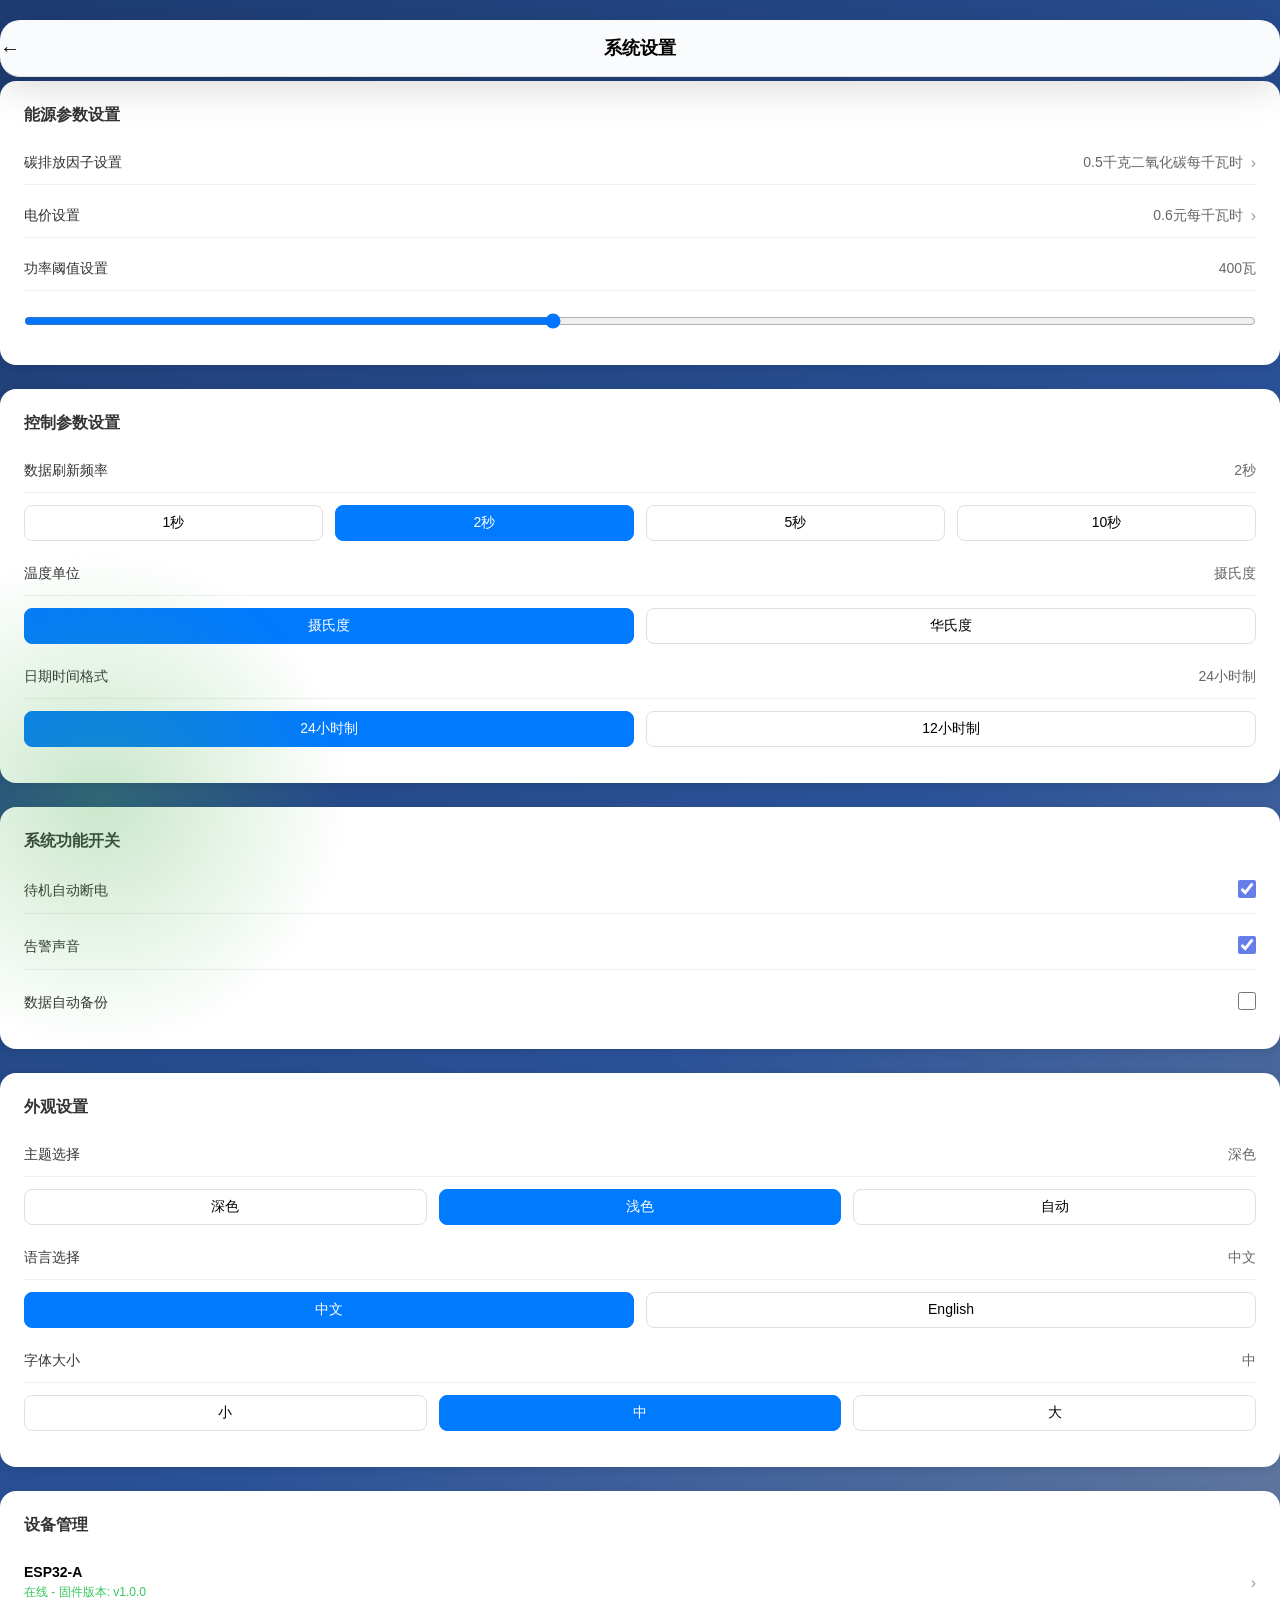
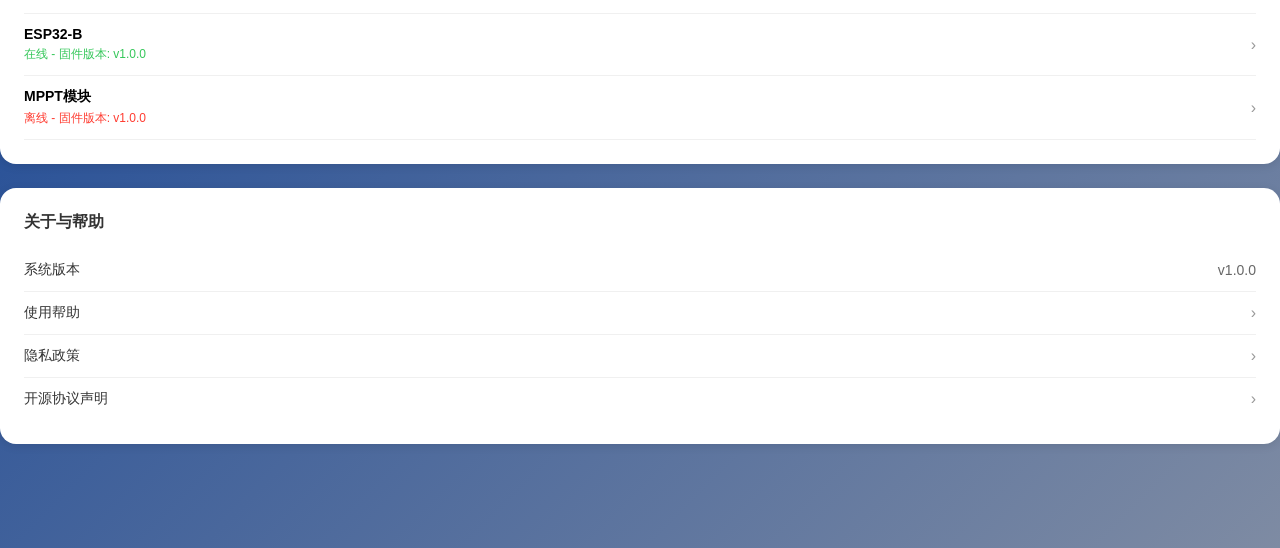
<file: bemfa-smart-home/settings.html>
<!DOCTYPE html>
<html lang="zh-CN">
<head>
    <meta charset="UTF-8">
    <meta name="viewport" content="width=device-width, initial-scale=1.0">
    <title>系统设置 - 智能能源管理系统</title>
    <link rel="stylesheet" href="style.css">
    <style>
        /* 设置页面特有样式 */
        .settings-page {
            padding-bottom: 80px;
        }
        
        .top-nav {
            display: flex;
            align-items: center;
            justify-content: space-between;
            padding: 16px 0;
            border-bottom: 1px solid #e0e0e0;
            margin-bottom: 24px;
        }
        
        .back-btn {
            font-size: 20px;
            cursor: pointer;
        }
        
        .page-title {
            font-size: 18px;
            font-weight: 600;
        }
        
        .settings-group {
            background-color: #fff;
            border-radius: 16px;
            padding: 24px;
            margin-bottom: 24px;
            box-shadow: 0 2px 10px rgba(0, 0, 0, 0.1);
        }
        
        .settings-group h3 {
            font-size: 16px;
            font-weight: 600;
            margin-bottom: 16px;
            color: #333;
        }
        
        .setting-item {
            display: flex;
            justify-content: space-between;
            align-items: center;
            padding: 12px 0;
            border-bottom: 1px solid #f0f0f0;
        }
        
        .setting-item:last-child {
            border-bottom: none;
        }
        
        .setting-label {
            font-size: 14px;
            color: #333;
        }
        
        .setting-value {
            font-size: 14px;
            color: #666;
        }
        
        .setting-arrow {
            font-size: 16px;
            color: #999;
            cursor: pointer;
        }
        
        .setting-slider {
            width: 100%;
            margin: 12px 0;
        }
        
        .setting-radio-group {
            display: flex;
            gap: 12px;
            margin: 12px 0;
        }
        
        .setting-radio {
            flex: 1;
            padding: 8px;
            border: 1px solid #e0e0e0;
            border-radius: 8px;
            text-align: center;
            font-size: 14px;
            cursor: pointer;
        }
        
        .setting-radio.active {
            background-color: #007aff;
            color: white;
            border-color: #007aff;
        }
        
        .device-item {
            display: flex;
            justify-content: space-between;
            align-items: center;
            padding: 12px 0;
            border-bottom: 1px solid #f0f0f0;
        }
        
        .device-info {
            flex: 1;
        }
        
        .device-name {
            font-size: 14px;
            font-weight: 600;
            margin-bottom: 4px;
        }
        
        .device-status {
            font-size: 12px;
            color: #666;
        }
        
        .device-status.online {
            color: #34c759;
        }
        
        .device-status.offline {
            color: #ff3b30;
        }
        
        .about-item {
            display: flex;
            justify-content: space-between;
            align-items: center;
            padding: 12px 0;
            border-bottom: 1px solid #f0f0f0;
        }
        
        .about-item:last-child {
            border-bottom: none;
        }
    </style>
</head>
<body>
    <div id="app" class="settings-page">
        <!-- 顶部导航栏 -->
        <div class="top-nav">
            <div class="back-btn" onclick="window.location.href='index.html'">←</div>
            <div class="page-title">系统设置</div>
            <div style="width: 20px;"></div>
        </div>

        <!-- 能源参数设置 -->
        <div class="settings-group">
            <h3>能源参数设置</h3>
            <div class="setting-item">
                <span class="setting-label">碳排放因子设置</span>
                <div style="display: flex; align-items: center; gap: 8px;">
                    <span class="setting-value">0.5千克二氧化碳每千瓦时</span>
                    <span class="setting-arrow">›</span>
                </div>
            </div>
            <div class="setting-item">
                <span class="setting-label">电价设置</span>
                <div style="display: flex; align-items: center; gap: 8px;">
                    <span class="setting-value">0.6元每千瓦时</span>
                    <span class="setting-arrow">›</span>
                </div>
            </div>
            <div class="setting-item">
                <span class="setting-label">功率阈值设置</span>
                <span class="setting-value">400瓦</span>
            </div>
            <input type="range" class="setting-slider" min="100" max="800" step="50" value="400">
        </div>

        <!-- 控制参数设置 -->
        <div class="settings-group">
            <h3>控制参数设置</h3>
            <div class="setting-item">
                <span class="setting-label">数据刷新频率</span>
                <span class="setting-value">2秒</span>
            </div>
            <div class="setting-radio-group">
                <div class="setting-radio">1秒</div>
                <div class="setting-radio active">2秒</div>
                <div class="setting-radio">5秒</div>
                <div class="setting-radio">10秒</div>
            </div>
            <div class="setting-item">
                <span class="setting-label">温度单位</span>
                <span class="setting-value">摄氏度</span>
            </div>
            <div class="setting-radio-group">
                <div class="setting-radio active">摄氏度</div>
                <div class="setting-radio">华氏度</div>
            </div>
            <div class="setting-item">
                <span class="setting-label">日期时间格式</span>
                <span class="setting-value">24小时制</span>
            </div>
            <div class="setting-radio-group">
                <div class="setting-radio active">24小时制</div>
                <div class="setting-radio">12小时制</div>
            </div>
        </div>

        <!-- 系统功能开关 -->
        <div class="settings-group">
            <h3>系统功能开关</h3>
            <div class="setting-item">
                <span class="setting-label">待机自动断电</span>
                <label class="switch">
                    <input type="checkbox" checked>
                    <span class="slider"></span>
                </label>
            </div>
            <div class="setting-item">
                <span class="setting-label">告警声音</span>
                <label class="switch">
                    <input type="checkbox" checked>
                    <span class="slider"></span>
                </label>
            </div>
            <div class="setting-item">
                <span class="setting-label">数据自动备份</span>
                <label class="switch">
                    <input type="checkbox">
                    <span class="slider"></span>
                </label>
            </div>
        </div>

        <!-- 外观设置 -->
        <div class="settings-group">
            <h3>外观设置</h3>
            <div class="setting-item">
                <span class="setting-label">主题选择</span>
                <span class="setting-value">深色</span>
            </div>
            <div class="setting-radio-group">
                <div class="setting-radio">深色</div>
                <div class="setting-radio active">浅色</div>
                <div class="setting-radio">自动</div>
            </div>
            <div class="setting-item">
                <span class="setting-label">语言选择</span>
                <span class="setting-value">中文</span>
            </div>
            <div class="setting-radio-group">
                <div class="setting-radio active">中文</div>
                <div class="setting-radio">English</div>
            </div>
            <div class="setting-item">
                <span class="setting-label">字体大小</span>
                <span class="setting-value">中</span>
            </div>
            <div class="setting-radio-group">
                <div class="setting-radio">小</div>
                <div class="setting-radio active">中</div>
                <div class="setting-radio">大</div>
            </div>
        </div>

        <!-- 设备管理 -->
        <div class="settings-group">
            <h3>设备管理</h3>
            <div class="device-item">
                <div class="device-info">
                    <div class="device-name">ESP32-A</div>
                    <div class="device-status online">在线 - 固件版本: v1.0.0</div>
                </div>
                <span class="setting-arrow">›</span>
            </div>
            <div class="device-item">
                <div class="device-info">
                    <div class="device-name">ESP32-B</div>
                    <div class="device-status online">在线 - 固件版本: v1.0.0</div>
                </div>
                <span class="setting-arrow">›</span>
            </div>
            <div class="device-item">
                <div class="device-info">
                    <div class="device-name">MPPT模块</div>
                    <div class="device-status offline">离线 - 固件版本: v1.0.0</div>
                </div>
                <span class="setting-arrow">›</span>
            </div>
        </div>

        <!-- 关于与帮助 -->
        <div class="settings-group">
            <h3>关于与帮助</h3>
            <div class="about-item">
                <span class="setting-label">系统版本</span>
                <span class="setting-value">v1.0.0</span>
            </div>
            <div class="about-item">
                <span class="setting-label">使用帮助</span>
                <span class="setting-arrow">›</span>
            </div>
            <div class="about-item">
                <span class="setting-label">隐私政策</span>
                <span class="setting-arrow">›</span>
            </div>
            <div class="about-item">
                <span class="setting-label">开源协议声明</span>
                <span class="setting-arrow">›</span>
            </div>
        </div>
    </div>
    
    <script>
        // 单选按钮组功能
        const radioGroups = document.querySelectorAll('.setting-radio-group');
        radioGroups.forEach(group => {
            const radios = group.querySelectorAll('.setting-radio');
            radios.forEach(radio => {
                radio.addEventListener('click', () => {
                    radios.forEach(r => r.classList.remove('active'));
                    radio.classList.add('active');
                });
            });
        });

        // 滑块功能
        const sliders = document.querySelectorAll('.setting-slider');
        sliders.forEach(slider => {
            slider.addEventListener('input', function() {
                const value = this.value;
                const settingItem = this.previousElementSibling;
                const valueElement = settingItem.querySelector('.setting-value');
                if (valueElement) {
                    valueElement.textContent = `${value}瓦`;
                }
            });
        });
    </script>
</body>
</html>
</file>
<file: bemfa-smart-home/style.css>
* {
            margin: 0;
            padding: 0;
            box-sizing: border-box;
        }

        body {
            font-family: 'Microsoft YaHei', 'Segoe UI', sans-serif;
            background: linear-gradient(135deg, #1e3c72 0%, #2a5298 50%, #7e8ba3 100%);
            min-height: 100vh;
            position: relative;
            overflow-x: hidden;
        }

        /* 太阳能背景动画 */
        body::before {
    content: '';
    position: fixed;
    top: 0;
    left: 0;
    width: 100%;
    height: 100%;
    /* 👇 把下面这行的图片链接换成你自己的背景图 */
    background-image: url('https://images.unsplash.com/photo-1508514177221-188b1cf16e9d?q=80&w=2000&auto=format&fit=crop');
    background-size: cover;
    background-position: center;
    opacity: 0.08;  /* 透明度，数字越小越淡 */
    z-index: 0;
    pointer-events: none;  /* 让点击可以穿透背景 */
}

        body::after {
            content: '';
            position: fixed;
            bottom: -150px;
            left: -150px;
            width: 500px;
            height: 500px;
            background: radial-gradient(circle, rgba(76,175,80,0.3) 0%, transparent 70%);
            border-radius: 50%;
            animation: sunPulse 15s ease-in-out infinite;
            z-index: 0;
        }

        @keyframes sunRotate {
            from { transform: rotate(0deg); }
            to { transform: rotate(360deg); }
        }

        @keyframes sunPulse {
            0%, 100% { transform: scale(1); opacity: 0.3; }
            50% { transform: scale(1.3); opacity: 0.6; }
        }

        /* 微电网线条装饰 */
        .grid-lines {
            position: fixed;
            top: 0;
            left: 0;
            width: 100%;
            height: 100%;
            background-image: 
                linear-gradient(rgba(255,255,255,0.03) 1px, transparent 1px),
                linear-gradient(90deg, rgba(255,255,255,0.03) 1px, transparent 1px);
            background-size: 50px 50px;
            z-index: 0;
            pointer-events: none;
        }

        .container {
            max-width: 1600px;
            margin: 0 auto;
            padding: 20px;
            position: relative;
            z-index: 1;
        }

        /* ========== 顶部导航栏 ========== */
        .top-nav {
            background: rgba(255, 255, 255, 0.98);
            backdrop-filter: blur(15px);
            padding: 15px 30px;
            border-radius: 20px;
            box-shadow: 0 10px 40px rgba(0,0,0,0.15);
            margin-bottom: 30px;
            position: sticky;
            top: 20px;
            z-index: 1000;
            display: flex;
            justify-content: space-between;
            align-items: center;
        }

        .logo-section {
            display: flex;
            align-items: center;
            gap: 15px;
        }

        .logo {
            font-size: 38px;
        }

        .logo-text h1 {
            font-size: 24px;
            background: linear-gradient(135deg, #667eea 0%, #764ba2 100%);
            -webkit-background-clip: text;
            -webkit-text-fill-color: transparent;
            margin-bottom: 3px;
        }

        .logo-text p {
            font-size: 12px;
            color: #7f8c8d;
            letter-spacing: 1px;
        }

        /* 目录导航 */
        .nav-menu {
            display: flex;
            gap: 10px;
            flex-wrap: wrap;
        }

        .nav-item {
            padding: 10px 20px;
            background: white;
            border: 2px solid #ecf0f1;
            border-radius: 25px;
            cursor: pointer;
            transition: all 0.3s ease;
            font-size: 14px;
            font-weight: 500;
            color: #2c3e50;
            text-decoration: none;
            display: flex;
            align-items: center;
            gap: 8px;
        }

        .nav-item:hover {
            background: linear-gradient(135deg, #667eea 0%, #764ba2 100%);
            color: white;
            border-color: #667eea;
            transform: translateY(-2px);
            box-shadow: 0 5px 15px rgba(102, 126, 234, 0.3);
        }

        .nav-item.active {
            background: linear-gradient(135deg, #667eea 0%, #764ba2 100%);
            color: white;
            border-color: #667eea;
        }

        /* ========== 系统状态栏 ========== */
        .status-header {
            background: rgba(255, 255, 255, 0.95);
            padding: 25px 35px;
            border-radius: 20px;
            box-shadow: 0 10px 40px rgba(0,0,0,0.12);
            margin-bottom: 30px;
            backdrop-filter: blur(10px);
        }

        .status-grid {
            display: grid;
            grid-template-columns: repeat(auto-fit, minmax(200px, 1fr));
            gap: 20px;
        }

        .status-card {
            padding: 15px 20px;
            background: linear-gradient(135deg, #667eea15 0%, #764ba215 100%);
            border-radius: 15px;
            border-left: 4px solid #667eea;
            display: flex;
            align-items: center;
            gap: 15px;
        }

        .status-icon {
            font-size: 32px;
            filter: drop-shadow(0 2px 4px rgba(0,0,0,0.1));
        }

        .status-info h3 {
            font-size: 13px;
            color: #7f8c8d;
            margin-bottom: 5px;
            text-transform: uppercase;
            letter-spacing: 0.5px;
        }

        .status-info p {
            font-size: 20px;
            font-weight: bold;
            color: #2c3e50;
        }

        .status-dot {
            width: 10px;
            height: 10px;
            border-radius: 50%;
            background: #4CAF50;
            display: inline-block;
            margin-right: 5px;
            animation: pulse 2s ease-in-out infinite;
        }

        @keyframes pulse {
            0%, 100% { opacity: 1; transform: scale(1); }
            50% { opacity: 0.5; transform: scale(1.2); }
        }

        /* ========== 功能区容器 ========== */
        .section {
            background: rgba(255, 255, 255, 0.95);
            padding: 35px;
            border-radius: 20px;
            box-shadow: 0 10px 40px rgba(0,0,0,0.12);
            margin-bottom: 30px;
            backdrop-filter: blur(10px);
            scroll-margin-top: 100px;
        }

        .section-header {
            display: flex;
            align-items: center;
            gap: 15px;
            margin-bottom: 30px;
            padding-bottom: 15px;
            border-bottom: 3px solid #ecf0f1;
        }

        .section-icon {
            font-size: 36px;
            filter: drop-shadow(0 2px 6px rgba(0,0,0,0.1));
        }

        .section-title h2 {
            font-size: 24px;
            color: #2c3e50;
            margin-bottom: 5px;
        }

        .section-title p {
            font-size: 13px;
            color: #95a5a6;
            letter-spacing: 0.5px;
        }

        /* ========== 数据看板 ========== */
        .dashboard-grid {
            display: grid;
            grid-template-columns: repeat(auto-fit, minmax(280px, 1fr));
            gap: 20px;
        }

        .data-card {
            background: white;
            padding: 25px;
            border-radius: 15px;
            border: 2px solid #ecf0f1;
            transition: all 0.3s ease;
            position: relative;
            overflow: hidden;
        }

        .data-card::before {
            content: '';
            position: absolute;
            top: 0;
            left: 0;
            width: 100%;
            height: 4px;
            background: linear-gradient(90deg, #667eea 0%, #764ba2 100%);
        }

        .data-card:hover {
            transform: translateY(-5px);
            box-shadow: 0 15px 35px rgba(102, 126, 234, 0.2);
            border-color: #667eea;
        }

        .data-icon {
            font-size: 40px;
            margin-bottom: 15px;
        }

        .data-label {
            font-size: 13px;
            color: #7f8c8d;
            margin-bottom: 10px;
            text-transform: uppercase;
            letter-spacing: 1px;
        }

        .data-value {
            font-size: 36px;
            font-weight: bold;
            color: #2c3e50;
            margin-bottom: 8px;
        }

        .data-unit {
            font-size: 18px;
            color: #95a5a6;
            margin-left: 5px;
        }

        .data-subtitle {
            font-size: 13px;
            color: #95a5a6;
            margin-top: 10px;
            padding-top: 10px;
            border-top: 1px solid #ecf0f1;
        }

        /* ========== 能源调度控制 ========== */
        .energy-control {
            display: grid;
            grid-template-columns: repeat(auto-fit, minmax(300px, 1fr));
            gap: 25px;
        }

        .control-card {
            background: white;
            padding: 25px;
            border-radius: 15px;
            border: 2px solid #ecf0f1;
        }

        .control-card h3 {
            font-size: 18px;
            color: #2c3e50;
            margin-bottom: 20px;
            display: flex;
            align-items: center;
            gap: 10px;
        }

        .mode-buttons {
            display: flex;
            flex-direction: column;
            gap: 12px;
        }

        .mode-btn {
            padding: 15px 20px;
            background: white;
            border: 2px solid #ddd;
            border-radius: 12px;
            cursor: pointer;
            transition: all 0.3s ease;
            display: flex;
            align-items: center;
            gap: 12px;
            font-size: 15px;
            font-weight: 500;
        }

        .mode-btn:hover {
            border-color: #667eea;
            transform: translateX(5px);
        }

        .mode-btn.active {
            background: linear-gradient(135deg, #667eea 0%, #764ba2 100%);
            color: white;
            border-color: #667eea;
        }

        .mode-btn-icon {
            font-size: 24px;
        }

        /* 能量流向图 */
        .energy-flow {
            background: linear-gradient(135deg, #f8f9fa 0%, #e9ecef 100%);
            padding: 30px;
            border-radius: 15px;
            text-align: center;
        }

        .flow-diagram {
            display: flex;
            justify-content: space-around;
            align-items: center;
            flex-wrap: wrap;
            gap: 20px;
            margin-top: 20px;
        }

        .flow-node {
            background: white;
            padding: 20px;
            border-radius: 12px;
            box-shadow: 0 4px 12px rgba(0,0,0,0.1);
            min-width: 120px;
            position: relative;
        }

        .flow-node-icon {
            font-size: 36px;
            margin-bottom: 10px;
        }

        .flow-node-label {
            font-size: 13px;
            color: #7f8c8d;
            margin-bottom: 5px;
        }

        .flow-node-value {
            font-size: 18px;
            font-weight: bold;
            color: #2c3e50;
        }

        .flow-arrow {
            font-size: 24px;
            color: #667eea;
            animation: flowPulse 2s ease-in-out infinite;
        }

        @keyframes flowPulse {
            0%, 100% { opacity: 0.4; }
            50% { opacity: 1; }
        }

        /* ========== 四路终端控制 ========== */
        .terminals-grid {
            display: grid;
            grid-template-columns: repeat(auto-fit, minmax(320px, 1fr));
            gap: 25px;
        }

        .terminal-card {
            background: white;
            padding: 25px;
            border-radius: 15px;
            border: 2px solid #ecf0f1;
            transition: all 0.3s ease;
        }

        .terminal-card:hover {
            border-color: #667eea;
            box-shadow: 0 8px 25px rgba(102, 126, 234, 0.15);
        }

        .terminal-header {
            display: flex;
            justify-content: space-between;
            align-items: center;
            margin-bottom: 20px;
            padding-bottom: 15px;
            border-bottom: 2px solid #ecf0f1;
        }

        .terminal-name {
            font-size: 20px;
            font-weight: bold;
            color: #2c3e50;
            display: flex;
            align-items: center;
            gap: 10px;
        }

                .terminal-badge {
            background: linear-gradient(135deg, #667eea 0%, #764ba2 100%);
            color: white;
            padding: 5px 12px;
            border-radius: 20px;
            font-size: 12px;
            font-weight: 500;
        }

        /* 开关按钮 */
        .power-switch {
            position: relative;
            width: 70px;
            height: 35px;
        }

        .power-switch input {
            opacity: 0;
            width: 0;
            height: 0;
        }

        .switch-slider {
            position: absolute;
            cursor: pointer;
            top: 0;
            left: 0;
            right: 0;
            bottom: 0;
            background: #ccc;
            transition: .4s;
            border-radius: 35px;
        }

        .switch-slider:before {
            position: absolute;
            content: "";
            height: 27px;
            width: 27px;
            left: 4px;
            bottom: 4px;
            background: white;
            transition: .4s;
            border-radius: 50%;
            box-shadow: 0 2px 5px rgba(0,0,0,0.2);
        }

        input:checked + .switch-slider {
            background: linear-gradient(135deg, #4CAF50 0%, #45a049 100%);
        }

        input:checked + .switch-slider:before {
            transform: translateX(35px);
        }

        /* 终端数据显示 */
        .terminal-data {
            display: grid;
            grid-template-columns: repeat(2, 1fr);
            gap: 12px;
            margin-bottom: 20px;
        }

        .terminal-data-item {
            background: #f8f9fa;
            padding: 15px;
            border-radius: 10px;
            border-left: 3px solid #667eea;
        }

        .terminal-data-label {
            font-size: 12px;
            color: #7f8c8d;
            margin-bottom: 6px;
            text-transform: uppercase;
            letter-spacing: 0.5px;
        }

        .terminal-data-value {
            font-size: 22px;
            font-weight: bold;
            color: #2c3e50;
        }

        .terminal-data-unit {
            font-size: 14px;
            color: #95a5a6;
            margin-left: 3px;
        }

        /* 终端输出接口 */
        .terminal-ports {
            background: linear-gradient(135deg, #f8f9fa 0%, #e9ecef 100%);
            padding: 15px;
            border-radius: 10px;
            margin-bottom: 20px;
        }

        .terminal-ports h4 {
            font-size: 13px;
            color: #7f8c8d;
            margin-bottom: 12px;
            text-transform: uppercase;
            letter-spacing: 0.5px;
        }

        .port-list {
            display: flex;
            flex-direction: column;
            gap: 8px;
        }

        .port-item {
            display: flex;
            justify-content: space-between;
            align-items: center;
            padding: 10px 12px;
            background: white;
            border-radius: 8px;
            font-size: 13px;
        }

        .port-name {
            font-weight: 500;
            color: #2c3e50;
        }

        .port-status {
            color: #4CAF50;
            font-weight: 500;
        }

        /* ========== 巴法云设备控制样式 ========== */
        .terminal-actions {
            display: flex;
            gap: 8px;
        }

        .terminal-actions button {
            padding: 8px 16px;
            border: none;
            border-radius: 6px;
            cursor: pointer;
            font-size: 14px;
            font-weight: 500;
            transition: all 0.2s;
        }

        .btn-on {
            background-color: #28a745;
            color: white;
        }

        .btn-on:hover {
            background-color: #218838;
        }

        .btn-off {
            background-color: #dc3545;
            color: white;
        }

        .btn-off:hover {
            background-color: #c82333;
        }

        .port-status.idle {
            color: #95a5a6;
        }

        /* 待机设置 */
        .standby-settings {
            background: #fff3cd;
            padding: 15px;
            border-radius: 10px;
            border-left: 4px solid #ffc107;
        }

        .standby-settings h4 {
            font-size: 14px;
            color: #856404;
            margin-bottom: 12px;
            display: flex;
            align-items: center;
            gap: 8px;
        }

        .setting-item {
            display: flex;
            align-items: center;
            gap: 10px;
            margin-bottom: 10px;
            font-size: 13px;
            color: #856404;
        }

        .setting-item:last-child {
            margin-bottom: 0;
        }

        .setting-item input[type="checkbox"] {
            width: 18px;
            height: 18px;
            cursor: pointer;
            accent-color: #667eea;
        }

        .setting-item input[type="number"] {
            width: 70px;
            padding: 5px 8px;
            border: 1px solid #ffc107;
            border-radius: 5px;
            font-size: 13px;
        }

        /* ========== 电池管理 ========== */
        .battery-grid {
            display: grid;
            grid-template-columns: repeat(auto-fit, minmax(300px, 1fr));
            gap: 25px;
        }

        .battery-card {
            background: white;
            padding: 25px;
            border-radius: 15px;
            border: 2px solid #ecf0f1;
        }

        .battery-visual {
            text-align: center;
            margin-bottom: 25px;
        }

        .battery-icon-container {
            position: relative;
            display: inline-block;
            margin-bottom: 15px;
        }

        .battery-icon {
            font-size: 80px;
            filter: drop-shadow(0 4px 8px rgba(0,0,0,0.1));
        }

        .battery-percentage {
            position: absolute;
            top: 50%;
            left: 50%;
            transform: translate(-50%, -50%);
            font-size: 20px;
            font-weight: bold;
            color: #2c3e50;
        }

        .battery-bar {
            width: 100%;
            height: 30px;
            background: #ecf0f1;
            border-radius: 15px;
            overflow: hidden;
            position: relative;
        }

        .battery-fill {
            height: 100%;
            background: linear-gradient(90deg, #4CAF50 0%, #8BC34A 100%);
            border-radius: 15px;
            transition: width 0.5s ease;
            display: flex;
            align-items: center;
            justify-content: center;
            color: white;
            font-weight: bold;
            font-size: 13px;
        }

        .battery-info {
            display: grid;
            grid-template-columns: 1fr 1fr;
            gap: 15px;
            margin-top: 20px;
        }

        .battery-info-item {
            background: #f8f9fa;
            padding: 15px;
            border-radius: 10px;
            text-align: center;
        }

        .battery-info-label {
            font-size: 12px;
            color: #7f8c8d;
            margin-bottom: 8px;
            text-transform: uppercase;
        }

        .battery-info-value {
            font-size: 24px;
            font-weight: bold;
            color: #2c3e50;
        }

        /* 电池设置 */
        .battery-settings {
            margin-top: 20px;
            padding: 20px;
            background: linear-gradient(135deg, #f8f9fa 0%, #e9ecef 100%);
            border-radius: 10px;
        }

        .battery-settings h4 {
            font-size: 15px;
            color: #2c3e50;
            margin-bottom: 15px;
        }

        .setting-group {
            display: flex;
            align-items: center;
            gap: 15px;
            margin-bottom: 15px;
        }

        .setting-group:last-child {
            margin-bottom: 0;
        }

        .setting-group label {
            font-size: 14px;
            color: #2c3e50;
            min-width: 120px;
        }

        .setting-group input[type="range"] {
            flex: 1;
            height: 6px;
            border-radius: 5px;
            background: #ddd;
            outline: none;
            accent-color: #667eea;
        }

        .setting-group .value-display {
            min-width: 60px;
            text-align: right;
            font-weight: bold;
            color: #667eea;
        }

        /* ========== 峰谷调度 ========== */
        .schedule-card {
            background: white;
            padding: 25px;
            border-radius: 15px;
            border: 2px solid #ecf0f1;
        }

        .time-periods {
            display: grid;
            grid-template-columns: repeat(auto-fit, minmax(250px, 1fr));
            gap: 20px;
            margin-bottom: 25px;
        }

        .period-card {
            padding: 20px;
            border-radius: 12px;
            border: 2px solid #ecf0f1;
            transition: all 0.3s ease;
        }

        .period-card.peak {
            background: linear-gradient(135deg, #ffebee 0%, #ffcdd2 100%);
            border-color: #ef5350;
        }

        .period-card.valley {
            background: linear-gradient(135deg, #e8f5e9 0%, #c8e6c9 100%);
            border-color: #66bb6a;
        }

        .period-card.normal {
            background: linear-gradient(135deg, #fff3e0 0%, #ffe0b2 100%);
            border-color: #ffa726;
        }

        .period-header {
            display: flex;
            justify-content: space-between;
            align-items: center;
            margin-bottom: 15px;
        }

        .period-type {
            font-size: 16px;
            font-weight: bold;
            color: #2c3e50;
        }

        .period-icon {
            font-size: 24px;
        }

        .period-time {
            font-size: 14px;
            color: #7f8c8d;
            margin-bottom: 10px;
        }

        .period-strategy {
            font-size: 13px;
            color: #2c3e50;
            font-weight: 500;
            padding: 8px 12px;
            background: white;
            border-radius: 8px;
        }

        .schedule-control {
            padding: 20px;
            background: #f8f9fa;
            border-radius: 12px;
        }

        .schedule-control h4 {
            font-size: 15px;
            color: #2c3e50;
            margin-bottom: 15px;
        }

        .schedule-switch {
            display: flex;
            align-items: center;
            justify-content: space-between;
            padding: 15px;
            background: white;
            border-radius: 10px;
            margin-bottom: 10px;
        }

        .schedule-switch label {
            font-size: 14px;
            color: #2c3e50;
            font-weight: 500;
        }

        /* ========== 系统日志 ========== */
        .log-container {
            max-height: 500px;
            overflow-y: auto;
            padding-right: 10px;
        }

        .log-filters {
            display: flex;
            gap: 10px;
            margin-bottom: 20px;
            flex-wrap: wrap;
        }

        .filter-btn {
            padding: 8px 16px;
            background: white;
            border: 2px solid #ecf0f1;
            border-radius: 20px;
            cursor: pointer;
            font-size: 13px;
            transition: all 0.3s ease;
        }

        .filter-btn:hover {
            border-color: #667eea;
        }

        .filter-btn.active {
            background: linear-gradient(135deg, #667eea 0%, #764ba2 100%);
            color: white;
            border-color: #667eea;
        }

        .log-item {
            padding: 15px 20px;
            margin-bottom: 12px;
            background: white;
            border-left: 4px solid #667eea;
            border-radius: 8px;
            display: flex;
            justify-content: space-between;
            align-items: flex-start;
            transition: all 0.3s ease;
            font-size: 14px;
        }

        .log-item:hover {
            transform: translateX(5px);
            box-shadow: 0 4px 12px rgba(0,0,0,0.1);
        }

        .log-item.info {
            border-left-color: #2196F3;
            background: #e3f2fd;
        }

        .log-item.success {
            border-left-color: #4CAF50;
            background: #e8f5e9;
        }

        .log-item.warning {
            border-left-color: #ff9800;
            background: #fff3e0;
        }

        .log-item.error {
            border-left-color: #f44336;
            background: #ffebee;
        }

        .log-content {
            flex: 1;
        }

        .log-icon {
            margin-right: 10px;
            font-size: 18px;
        }

        .log-message {
            color: #2c3e50;
            line-height: 1.5;
        }

        .log-time {
            color: #95a5a6;
            font-size: 12px;
            white-space: nowrap;
            margin-left: 15px;
        }

        /* 滚动条美化 */
        .log-container::-webkit-scrollbar {
            width: 8px;
        }

        .log-container::-webkit-scrollbar-track {
            background: #f1f1f1;
            border-radius: 10px;
        }

        .log-container::-webkit-scrollbar-thumb {
            background: linear-gradient(135deg, #667eea 0%, #764ba2 100%);
            border-radius: 10px;
        }

        /* ========== 响应式设计 ========== */
        @media (max-width: 1024px) {
            .nav-menu {
                display: none;
            }

            .dashboard-grid {
                grid-template-columns: repeat(auto-fit, minmax(250px, 1fr));
            }
        }

        @media (max-width: 768px) {
            .container {
                padding: 15px;
            }

            .top-nav {
                flex-direction: column;
                gap: 15px;
                padding: 20px;
            }

            .logo-text h1 {
                font-size: 20px;
            }

            .status-grid {
                grid-template-columns: 1fr;
            }

            .section {
                padding: 20px;
            }

            .section-header {
                flex-direction: column;
                align-items: flex-start;
            }

            .dashboard-grid,
            .terminals-grid,
            .battery-grid,
            .energy-control {
                grid-template-columns: 1fr;
            }

            .flow-diagram {
                flex-direction: column;
            }
        }

        /* ========== 加载动画 ========== */
        .loading {
            display: inline-block;
            width: 20px;
            height: 20px;
            border: 3px solid rgba(255,255,255,.3);
            border-radius: 50%;
            border-top-color: #667eea;
            animation: spin 1s ease-in-out infinite;
        }

        .loading-overlay {
            position: fixed;
            top: 0;
            left: 0;
            width: 100%;
            height: 100%;
            background: rgba(0, 0, 0, 0.5);
            display: flex;
            align-items: center;
            justify-content: center;
            z-index: 9999;
        }

        .loading-container {
            background: white;
            padding: 30px;
            border-radius: 15px;
            box-shadow: 0 10px 40px rgba(0,0,0,0.3);
            display: flex;
            flex-direction: column;
            align-items: center;
            gap: 15px;
        }

        .loading-text {
            font-size: 16px;
            color: #2c3e50;
            font-weight: 500;
        }

        @keyframes spin {
            to { transform: rotate(360deg); }
        }

        /* ========== 工具提示 ========== */
        .tooltip {
            position: relative;
            cursor: help;
        }

        .tooltip:hover::after {
            content: attr(data-tooltip);
            position: absolute;
            bottom: 125%;
            left: 50%;
            transform: translateX(-50%);
            background: #2c3e50;
            color: white;
            padding: 8px 12px;
            border-radius: 6px;
            font-size: 12px;
            white-space: nowrap;
            z-index: 1000;
        }
</file>
